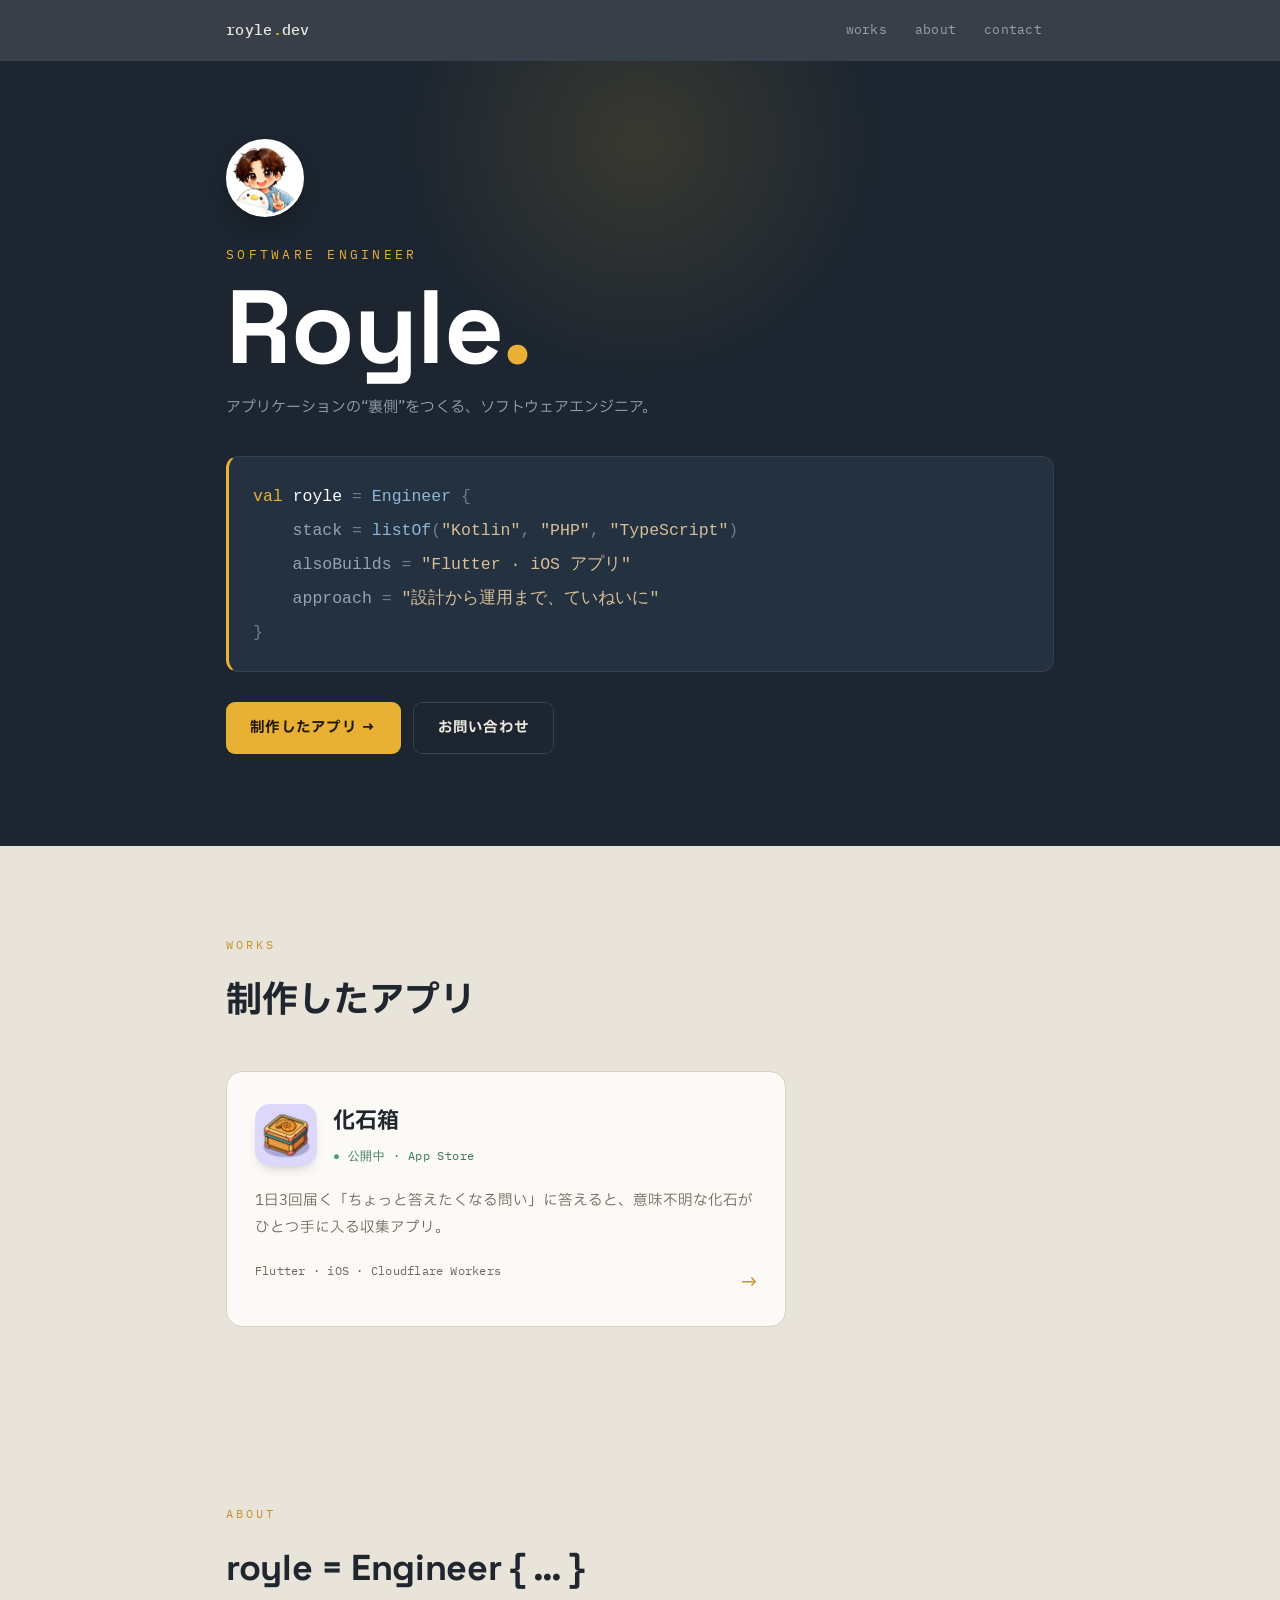
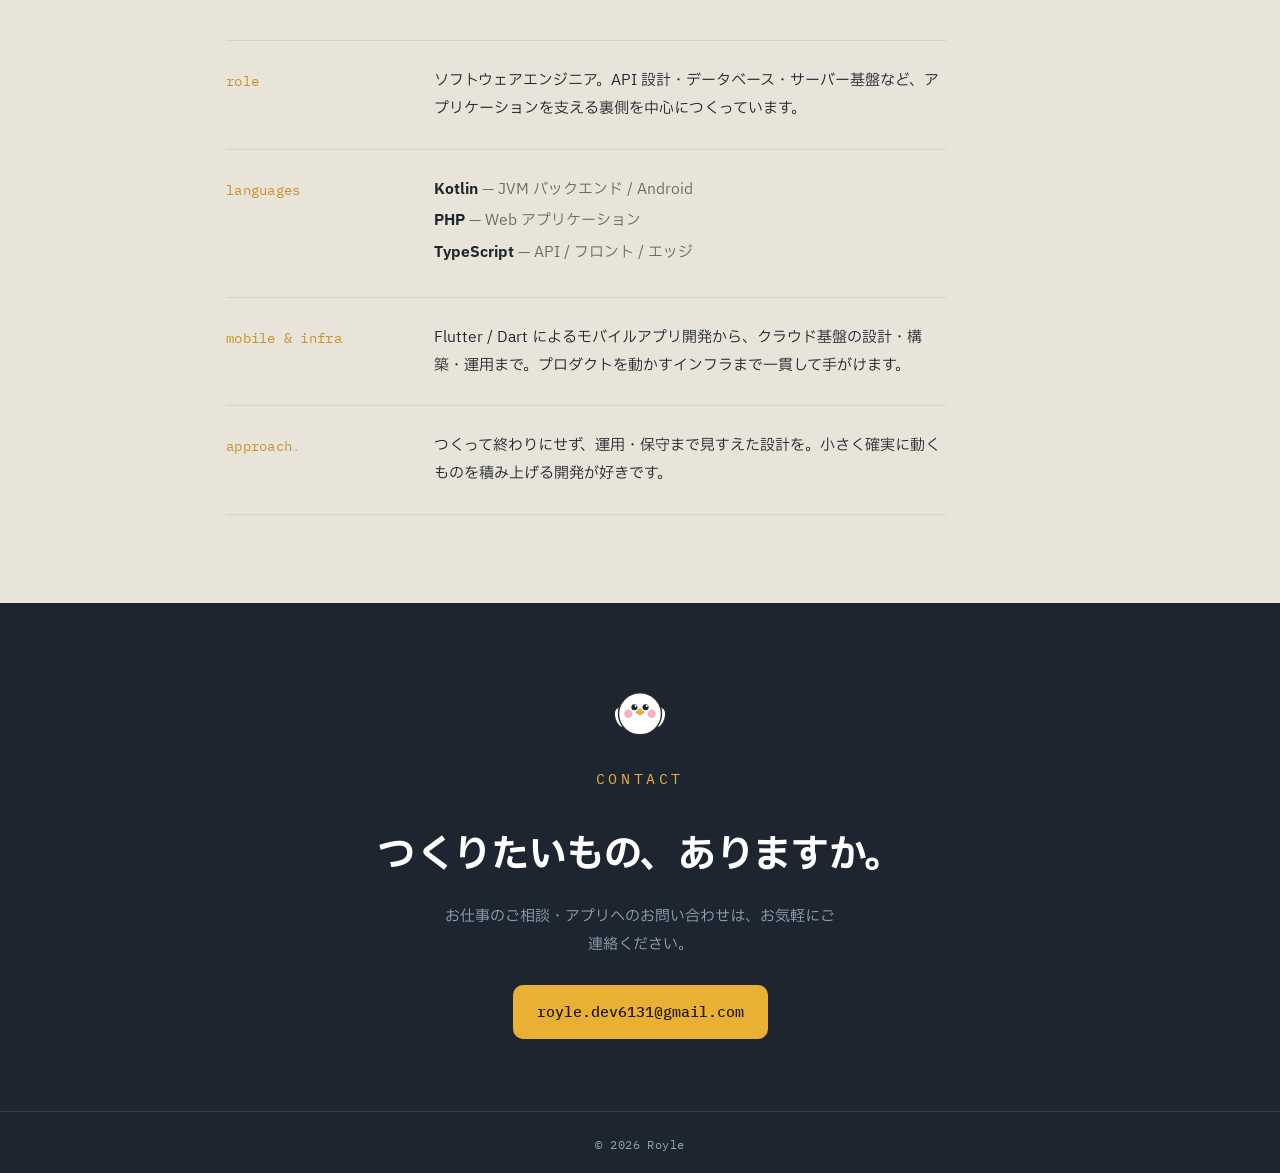
<file: index.html>
<!DOCTYPE html>
<html lang="ja">
<head>
  <meta charset="UTF-8">
  <meta name="viewport" content="width=device-width, initial-scale=1.0">
  <title>Royle — Profile</title>
  <meta name="description" content="Royle のポートフォリオ。Kotlin / PHP / TypeScript を中心に、アプリケーションの基盤づくりを手がけるソフトウェアエンジニア。">
  <link rel="stylesheet" href="./assets/style.css?v=7">
  <link rel="icon" href="data:image/svg+xml,<svg xmlns='http://www.w3.org/2000/svg' viewBox='0 0 120 120'><g transform='translate(60 57) scale(0.96) translate(-60 -66)'><ellipse cx='18' cy='74' rx='12' ry='22' fill='%23fff' stroke='%232b2b2b' stroke-width='3' transform='rotate(-18 18 74)'/><ellipse cx='102' cy='74' rx='12' ry='22' fill='%23fff' stroke='%232b2b2b' stroke-width='3' transform='rotate(18 102 74)'/><ellipse cx='60' cy='66' rx='46' ry='45' fill='%23fff' stroke='%232b2b2b' stroke-width='3'/><circle cx='35' cy='66' r='9' fill='%23f3b2c0'/><circle cx='85' cy='66' r='9' fill='%23f3b2c0'/><circle cx='48' cy='52' r='6.5' fill='%23222'/><circle cx='72' cy='52' r='6.5' fill='%23222'/><circle cx='50.5' cy='49.5' r='2.2' fill='%23fff'/><circle cx='74.5' cy='49.5' r='2.2' fill='%23fff'/><path d='M60 55 l9 8 -9 5 -9 -5 z' fill='%23e9b133' stroke='%23c9912a' stroke-width='1.6'/></g></svg>">

  <!-- penguin mascot (reused) -->
  <svg width="0" height="0" style="position:absolute" aria-hidden="true">
    <symbol id="peng" viewBox="0 0 120 120">
      <ellipse cx="18" cy="74" rx="12" ry="22" fill="#fff" stroke="#2b2b2b" stroke-width="3" transform="rotate(-18 18 74)"/>
      <ellipse cx="102" cy="74" rx="12" ry="22" fill="#fff" stroke="#2b2b2b" stroke-width="3" transform="rotate(18 102 74)"/>
      <ellipse cx="60" cy="66" rx="46" ry="45" fill="#fff" stroke="#2b2b2b" stroke-width="3"/>
      <circle cx="35" cy="66" r="9" fill="#f3b2c0"/>
      <circle cx="85" cy="66" r="9" fill="#f3b2c0"/>
      <circle cx="48" cy="52" r="6.5" fill="#222"/>
      <circle cx="72" cy="52" r="6.5" fill="#222"/>
      <circle cx="50.5" cy="49.5" r="2.2" fill="#fff"/>
      <circle cx="74.5" cy="49.5" r="2.2" fill="#fff"/>
      <path d="M60 55 l9 8 -9 5 -9 -5 z" fill="#e9b133" stroke="#c9912a" stroke-width="1.6"/>
    </symbol>
  </svg>
</head>
<body>
  <nav class="nav">
    <div class="wrap">
      <span class="brand">royle<b>.</b>dev</span>
      <div class="links">
        <a href="#works">works</a>
        <a href="#about">about</a>
        <a href="#contact">contact</a>
      </div>
    </div>
  </nav>

  <header class="hero">
    <div class="wrap">
      <div class="avatar anim d1">
        <img src="./assets/avatar.png?v=1" alt="Royle のアイコン"
             onerror="this.style.display='none';this.nextElementSibling.style.display='block';">
        <svg class="penguin" style="display:none"><use href="#peng"/></svg>
      </div>
      <p class="eyebrow anim d1">Software Engineer</p>
      <h1 class="anim d2">Royle<span class="pt">.</span></h1>
      <p class="role anim d3">アプリケーションの“裏側”をつくる、ソフトウェアエンジニア。</p>

      <pre class="decl anim d4" aria-label="Royle のプロフィール（Kotlin 風の宣言）"><code><span class="k">val</span> <span class="v">royle</span> <span class="o">=</span> <span class="t">Engineer</span> <span class="o">{</span>
    <span class="key">stack</span> <span class="o">=</span> <span class="t">listOf</span><span class="o">(</span><span class="s">"Kotlin"</span><span class="o">,</span> <span class="s">"PHP"</span><span class="o">,</span> <span class="s">"TypeScript"</span><span class="o">)</span>
    <span class="key">alsoBuilds</span> <span class="o">=</span> <span class="s">"Flutter · iOS アプリ"</span>
    <span class="key">approach</span> <span class="o">=</span> <span class="s">"設計から運用まで、ていねいに"</span>
<span class="o">}</span></code></pre>

      <div class="cta anim d5">
        <a class="btn btn-fill" href="#works">制作したアプリ →</a>
        <a class="btn btn-line" href="#contact">お問い合わせ</a>
      </div>
    </div>
  </header>

  <section class="sec" id="works">
    <div class="wrap">
      <p class="sec-label" data-reveal>works</p>
      <h2 class="sec-title" data-reveal>制作したアプリ</h2>
      <a class="work" href="./apps/specimen-box/index.html" data-reveal>
        <div class="top">
          <img class="icon" src="./apps/specimen-box/assets/icon.png" alt="化石箱 アプリアイコン" loading="lazy">
          <div>
            <h3>化石箱</h3>
            <span class="state"><span class="blip">●</span> 公開中 · App Store</span>
          </div>
        </div>
        <p>1日3回届く「ちょっと答えたくなる問い」に答えると、意味不明な化石がひとつ手に入る収集アプリ。</p>
        <p class="meta">Flutter · iOS · Cloudflare Workers</p>
        <span class="arrow">→</span>
      </a>
    </div>
  </section>

  <section class="sec" id="about">
    <div class="wrap">
      <p class="sec-label" data-reveal>about</p>
      <h2 class="sec-title" data-reveal>royle = Engineer { … }</h2>
      <div class="fields">
        <div class="field" data-reveal>
          <div class="fkey">role</div>
          <p class="fval">ソフトウェアエンジニア。API 設計・データベース・サーバー基盤など、アプリケーションを支える裏側を中心につくっています。</p>
        </div>
        <div class="field" data-reveal>
          <div class="fkey">languages</div>
          <div class="fval">
            <ul>
              <li><b>Kotlin</b> <span class="sub">— JVM バックエンド / Android</span></li>
              <li><b>PHP</b> <span class="sub">— Web アプリケーション</span></li>
              <li><b>TypeScript</b> <span class="sub">— API / フロント / エッジ</span></li>
            </ul>
          </div>
        </div>
        <div class="field" data-reveal>
          <div class="fkey">mobile &amp; infra</div>
          <p class="fval">Flutter / Dart によるモバイルアプリ開発から、クラウド基盤の設計・構築・運用まで。プロダクトを動かすインフラまで一貫して手がけます。</p>
        </div>
        <div class="field" data-reveal>
          <div class="fkey">approach<span class="dot">.</span></div>
          <p class="fval">つくって終わりにせず、運用・保守まで見すえた設計を。小さく確実に動くものを積み上げる開発が好きです。</p>
        </div>
      </div>
    </div>
  </section>

  <section class="close" id="contact">
    <div class="wrap">
      <div class="inner">
        <svg class="penguin" data-reveal><use href="#peng"/></svg>
        <p class="sec-label" data-reveal>contact</p>
        <h2 data-reveal>つくりたいもの、ありますか。</h2>
        <p data-reveal>お仕事のご相談・アプリへのお問い合わせは、お気軽にご連絡ください。</p>
        <a class="mail" href="mailto:royle.dev6131@gmail.com" data-reveal>royle.dev6131@gmail.com</a>
      </div>
    </div>
    <div class="foot">
      <div class="wrap"><p>© 2026 Royle</p></div>
    </div>
  </section>

  <script>
    (function () {
      var reduce = window.matchMedia('(prefers-reduced-motion: reduce)').matches;
      var els = document.querySelectorAll('[data-reveal]');
      if (reduce || !('IntersectionObserver' in window)) {
        els.forEach(function (el) { el.classList.add('in'); });
        return;
      }
      var io = new IntersectionObserver(function (entries) {
        entries.forEach(function (e) {
          if (e.isIntersecting) { e.target.classList.add('in'); io.unobserve(e.target); }
        });
      }, { threshold: 0.14 });
      els.forEach(function (el) { io.observe(el); });
    })();
  </script>
</body>
</html>
</file>
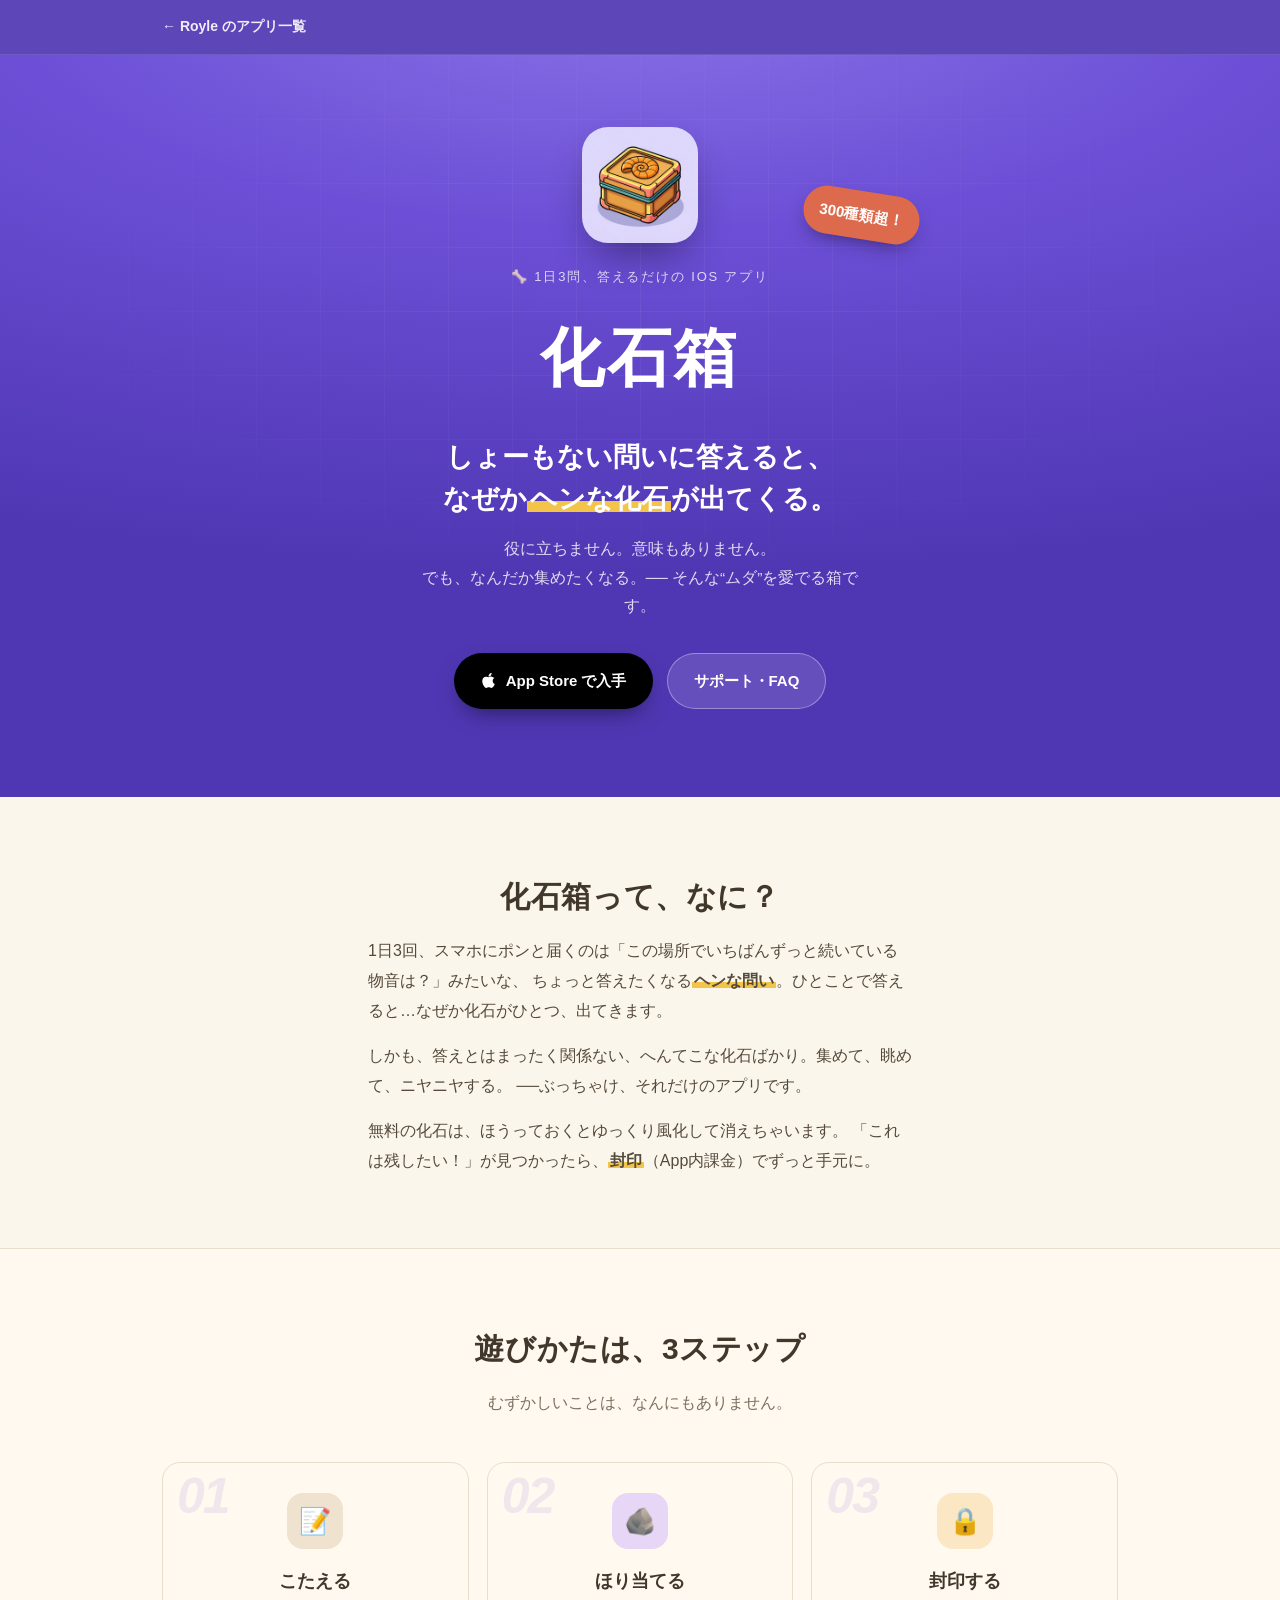
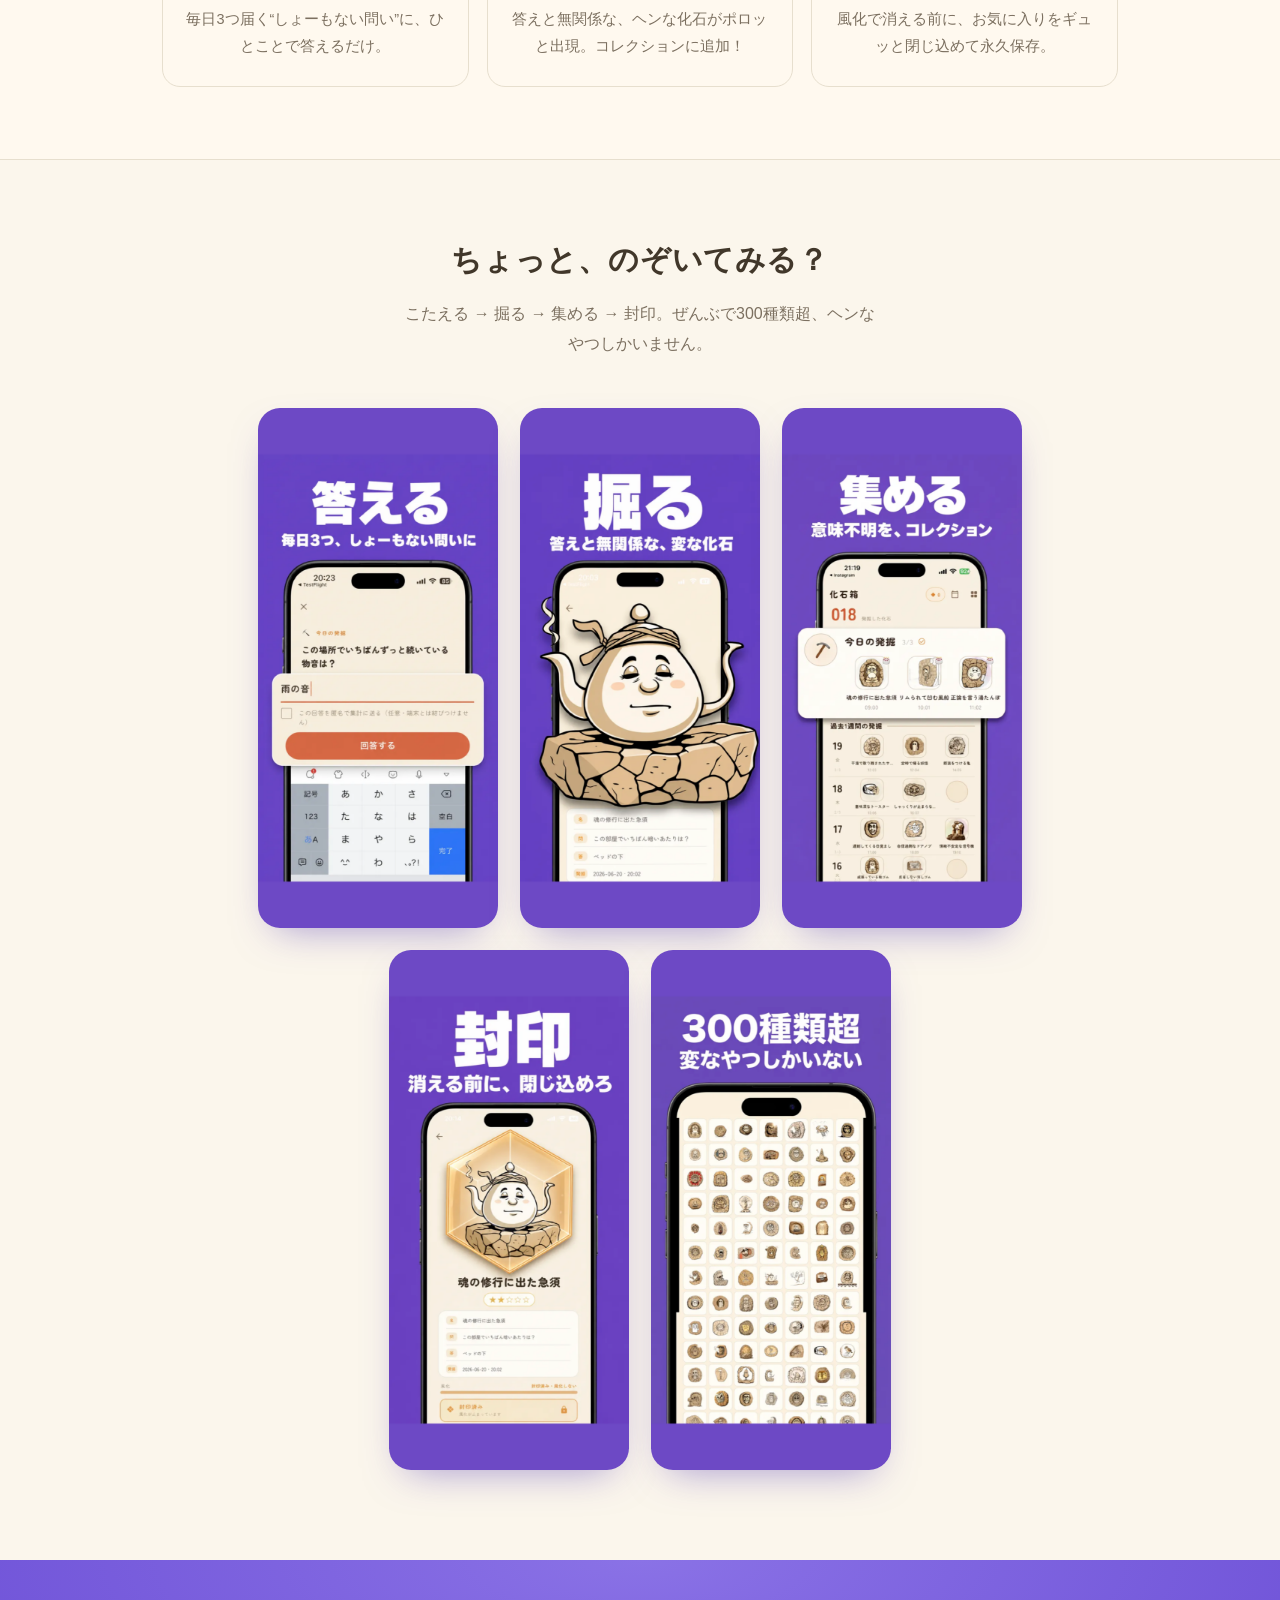
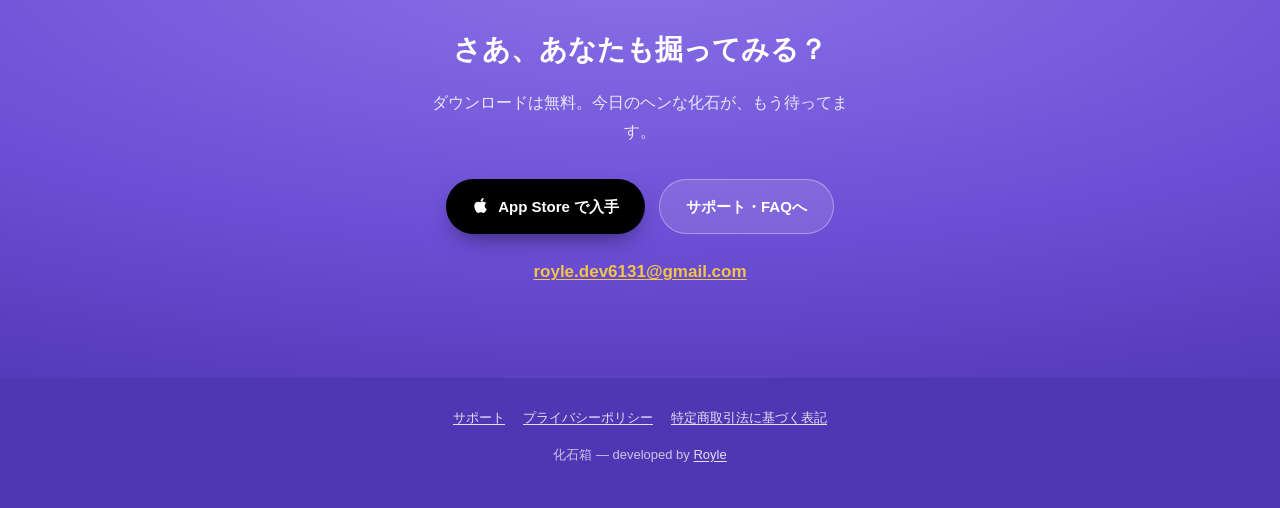
<file: apps/specimen-box/index.html>
<!DOCTYPE html>
<html lang="ja">
<head>
  <meta charset="UTF-8">
  <meta name="viewport" content="width=device-width, initial-scale=1.0">
  <title>化石箱 — 意味不明な化石を、毎日すこしずつ。</title>
  <meta name="description" content="化石箱は、1日3回届く「ちょっと答えたくなる問い」に一行で答えると、意味不明な化石がひとつ手に入る iOS 向け収集アプリ。300種類超の変な化石を掘り集めよう。">
  <link rel="stylesheet" href="./assets/lp.css?v=2">
  <link rel="icon" type="image/png" sizes="32x32" href="./assets/favicon-32x32.png">
  <link rel="apple-touch-icon" href="./assets/apple-touch-icon.png">
  <meta property="og:title" content="化石箱">
  <meta property="og:description" content="意味不明な化石を、毎日すこしずつ掘り集める収集アプリ。">
  <meta property="og:image" content="./assets/icon.png">
</head>
<body>
  <nav class="topbar">
    <div class="wrap">
      <a class="home" href="../../index.html">← Royle のアプリ一覧</a>
    </div>
  </nav>

  <header class="hero">
    <div class="wrap">
      <span class="sticker">300種類超！</span>
      <img class="app-icon" src="./assets/icon.png" alt="化石箱 アプリアイコン">
      <p class="eyebrow">🦴 1日3問、答えるだけの iOS アプリ</p>
      <h1>化石箱</h1>
      <p class="tagline">しょーもない問いに答えると、<br>なぜか<span class="hl">ヘンな化石</span>が出てくる。</p>
      <p class="sub">
        役に立ちません。意味もありません。<br>
        でも、なんだか集めたくなる。── そんな“ムダ”を愛でる箱です。
      </p>
      <div class="cta">
        <a class="btn btn-appstore" href="https://apps.apple.com/jp/app/%E5%8C%96%E7%9F%B3%E7%AE%B1/id6781895583" target="_blank" rel="noopener">
          <svg class="apple" viewBox="0 0 384 512" aria-hidden="true"><path fill="currentColor" d="M318.7 268.7c-.2-36.7 16.4-64.4 50-84.8-18.8-26.9-47.2-41.7-84.7-44.6-35.5-2.8-74.3 20.7-88.5 20.7-15 0-49.4-19.7-76.4-19.7C63.3 141.2 4 184.8 4 273.5q0 39.3 14.4 81.2c12.8 36.7 59 126.7 107.2 125.2 25.2-.6 43-17.9 75.8-17.9 31.8 0 48.3 17.9 76.4 17.9 48.6-.7 90.4-82.5 102.6-119.3-65.2-30.7-61.7-90-61.7-91.9zm-56.6-164.2c27.3-32.4 24.8-61.9 24-72.5-24.1 1.4-52 16.4-67.9 34.9-17.5 19.8-27.8 44.3-25.6 71.9 26.1 2 49.9-11.4 69.5-34.3z"/></svg>
          App Store で入手
        </a>
        <a class="btn btn-ghost" href="./support/index.html">サポート・FAQ</a>
      </div>
    </div>
  </header>

  <section class="section about">
    <div class="wrap">
      <h2 class="section-title">化石箱って、なに？</h2>
      <p>
        1日3回、スマホにポンと届くのは「この場所でいちばんずっと続いている物音は？」みたいな、
        ちょっと答えたくなる<span class="hl">ヘンな問い</span>。ひとことで答えると…なぜか化石がひとつ、出てきます。
      </p>
      <p>
        しかも、答えとはまったく関係ない、へんてこな化石ばかり。集めて、眺めて、ニヤニヤする。
        ──ぶっちゃけ、それだけのアプリです。
      </p>
      <p>
        無料の化石は、ほうっておくとゆっくり風化して消えちゃいます。
        「これは残したい！」が見つかったら、<span class="hl">封印</span>（App内課金）でずっと手元に。
      </p>
    </div>
  </section>

  <section class="section alt">
    <div class="wrap">
      <h2 class="section-title">遊びかたは、3ステップ</h2>
      <p class="section-lead">むずかしいことは、なんにもありません。</p>
      <div class="features">
        <div class="feature">
          <span class="step">01</span>
          <div class="ic" style="background:#efe2cf">📝</div>
          <h3>こたえる</h3>
          <p>毎日3つ届く“しょーもない問い”に、ひとことで答えるだけ。</p>
        </div>
        <div class="feature">
          <span class="step">02</span>
          <div class="ic" style="background:#e7d6f6">🪨</div>
          <h3>ほり当てる</h3>
          <p>答えと無関係な、ヘンな化石がポロッと出現。コレクションに追加！</p>
        </div>
        <div class="feature">
          <span class="step">03</span>
          <div class="ic" style="background:#fbe7c4">🔒</div>
          <h3>封印する</h3>
          <p>風化で消える前に、お気に入りをギュッと閉じ込めて永久保存。</p>
        </div>
      </div>
    </div>
  </section>

  <section class="section">
    <div class="wrap">
      <h2 class="section-title">ちょっと、のぞいてみる？</h2>
      <p class="section-lead">こたえる → 掘る → 集める → 封印。ぜんぶで300種類超、ヘンなやつしかいません。</p>
    </div>
    <div class="gallery">
      <div class="shot"><img src="./assets/screenshots/01-answer.png" alt="答える — 毎日3つ、しょーもない問いに" loading="lazy"></div>
      <div class="shot"><img src="./assets/screenshots/02-dig.png" alt="掘る — 答えと無関係な、変な化石" loading="lazy"></div>
      <div class="shot"><img src="./assets/screenshots/03-collect.png" alt="集める — 意味不明を、コレクション" loading="lazy"></div>
      <div class="shot"><img src="./assets/screenshots/04-seal.png" alt="封印 — 消える前に、閉じ込めろ" loading="lazy"></div>
      <div class="shot"><img src="./assets/screenshots/05-variety.png" alt="300種類超 — 変なやつしかいない" loading="lazy"></div>
    </div>
  </section>

  <section class="cta-band">
    <div class="wrap">
      <h2>さあ、あなたも掘ってみる？</h2>
      <p>ダウンロードは無料。今日のヘンな化石が、もう待ってます。</p>
      <div class="cta">
        <a class="btn btn-appstore" href="https://apps.apple.com/jp/app/%E5%8C%96%E7%9F%B3%E7%AE%B1/id6781895583" target="_blank" rel="noopener">
          <svg class="apple" viewBox="0 0 384 512" aria-hidden="true"><path fill="currentColor" d="M318.7 268.7c-.2-36.7 16.4-64.4 50-84.8-18.8-26.9-47.2-41.7-84.7-44.6-35.5-2.8-74.3 20.7-88.5 20.7-15 0-49.4-19.7-76.4-19.7C63.3 141.2 4 184.8 4 273.5q0 39.3 14.4 81.2c12.8 36.7 59 126.7 107.2 125.2 25.2-.6 43-17.9 75.8-17.9 31.8 0 48.3 17.9 76.4 17.9 48.6-.7 90.4-82.5 102.6-119.3-65.2-30.7-61.7-90-61.7-91.9zm-56.6-164.2c27.3-32.4 24.8-61.9 24-72.5-24.1 1.4-52 16.4-67.9 34.9-17.5 19.8-27.8 44.3-25.6 71.9 26.1 2 49.9-11.4 69.5-34.3z"/></svg>
          App Store で入手
        </a>
        <a class="btn btn-ghost" href="./support/index.html">サポート・FAQへ</a>
      </div>
      <p class="mail" style="margin-top:22px;">
        <a href="mailto:royle.dev6131@gmail.com">royle.dev6131@gmail.com</a>
      </p>
    </div>
  </section>

  <footer class="site-footer">
    <div class="wrap">
      <p class="links">
        <a href="./support/index.html">サポート</a>
        <a href="./support/privacy.html">プライバシーポリシー</a>
        <a href="./support/tokushoho.html">特定商取引法に基づく表記</a>
      </p>
      <p>化石箱 — developed by <a href="../../index.html">Royle</a></p>
    </div>
  </footer>
</body>
</html>
</file>
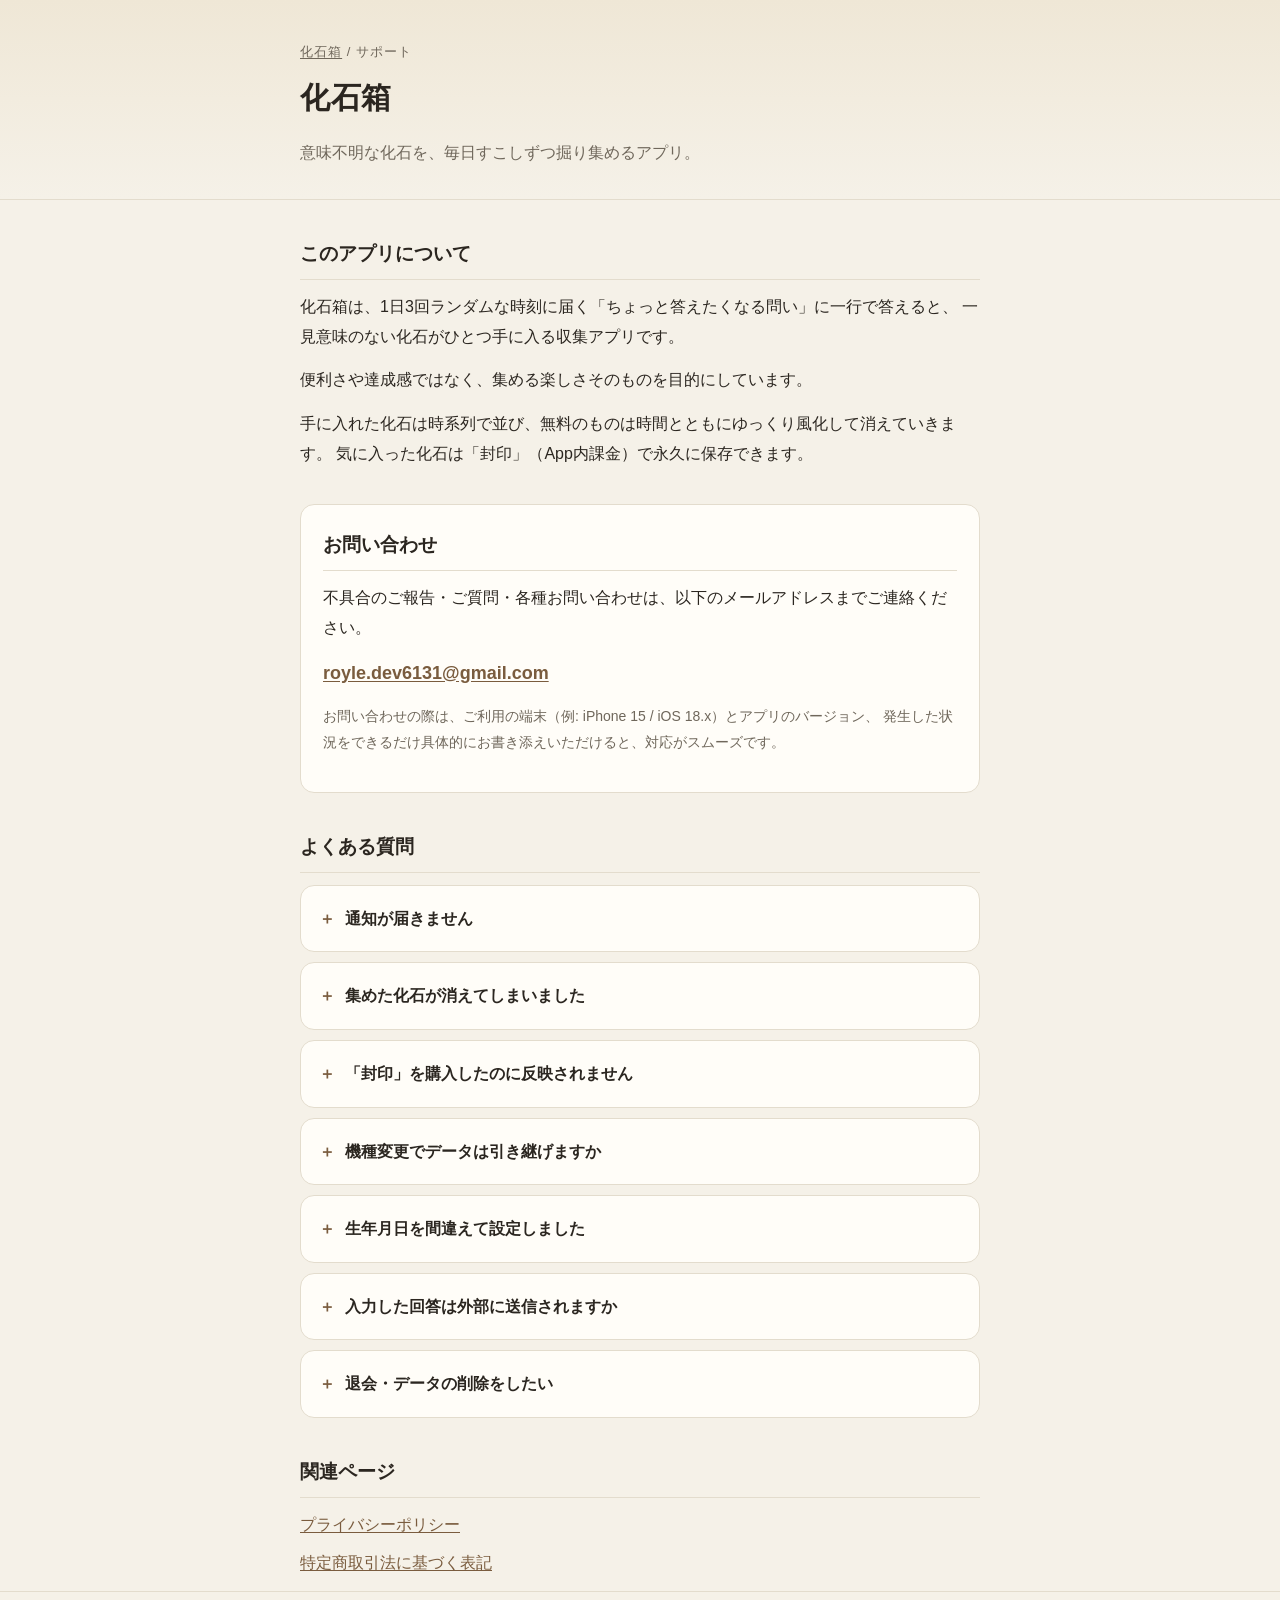
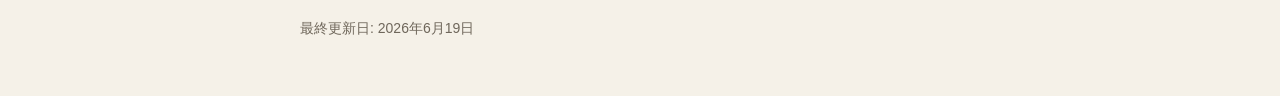
<file: apps/specimen-box/support/index.html>
<!DOCTYPE html>
<html lang="ja">
<head>
  <meta charset="UTF-8">
  <meta name="viewport" content="width=device-width, initial-scale=1.0">
  <meta name="robots" content="noindex">
  <title>化石箱 — サポート</title>
  <link rel="stylesheet" href="./style.css">
</head>
<body>
  <header class="site-header">
    <div class="wrap">
      <p class="eyebrow"><a href="../index.html">化石箱</a> / サポート</p>
      <h1>化石箱</h1>
      <p class="lead">意味不明な化石を、毎日すこしずつ掘り集めるアプリ。</p>
    </div>
  </header>

  <main class="wrap">
    <section aria-labelledby="about-h">
      <h2 id="about-h">このアプリについて</h2>
      <p>
        化石箱は、1日3回ランダムな時刻に届く「ちょっと答えたくなる問い」に一行で答えると、
        一見意味のない化石がひとつ手に入る収集アプリです。
      </p>
      <p>
        便利さや達成感ではなく、集める楽しさそのものを目的にしています。
      </p>
      <p>
        手に入れた化石は時系列で並び、無料のものは時間とともにゆっくり風化して消えていきます。
        気に入った化石は「封印」（App内課金）で永久に保存できます。
      </p>
    </section>

    <section aria-labelledby="contact-h" class="card">
      <h2 id="contact-h">お問い合わせ</h2>
      <p>不具合のご報告・ご質問・各種お問い合わせは、以下のメールアドレスまでご連絡ください。</p>
      <!-- 要設定: 公開用のサポート連絡先メールに置き換えてください -->
      <p class="contact">
        <a href="mailto:royle.dev6131@gmail.com">royle.dev6131@gmail.com</a>
      </p>
      <p class="muted">
        お問い合わせの際は、ご利用の端末（例: iPhone 15 / iOS 18.x）とアプリのバージョン、
        発生した状況をできるだけ具体的にお書き添えいただけると、対応がスムーズです。
      </p>
    </section>

    <section aria-labelledby="faq-h">
      <h2 id="faq-h">よくある質問</h2>

      <details>
        <summary>通知が届きません</summary>
        <p>
          化石箱は1日3回、ランダムな時刻に通知を送ります。通知が届かない場合は、
          iOS の「設定 &gt; 通知 &gt; 化石箱」で通知が許可されているか、
          「おやすみモード／集中モード」で抑制されていないかをご確認ください。
        </p>
      </details>

      <details>
        <summary>集めた化石が消えてしまいました</summary>
        <p>
          無料の化石は、一定期間が過ぎると少しずつ色あせて風化し、最後には消えていく仕様です
          （穏やかな喪失を楽しむための演出です）。残しておきたい化石は「封印」（App内課金）で
          永久に保存できます。封印した化石は風化しません。
        </p>
      </details>

      <details>
        <summary>「封印」を購入したのに反映されません</summary>
        <p>
          通信状況により反映が遅れることがあります。アプリを再起動してもう一度ご確認ください。
          機種変更や再インストール後は、購入の復元をお試しください。
          それでも反映されない場合は、ご購入時の Apple ID とおおよその購入日時を添えて
          お問い合わせください。なお決済・返金は Apple を通じて処理されます。
        </p>
      </details>

      <details>
        <summary>機種変更でデータは引き継げますか</summary>
        <p>
          化石・回答・設定は端末内に保存されます。iPhone から iPhone への機種変更では、
          iCloud バックアップやクイックスタート（端末間の直接転送）によってアプリのデータも
          移行されます。引き継ぎを確実にするため、機種変更の前に iCloud バックアップを
          取っておくことをおすすめします。
        </p>
      </details>

      <details>
        <summary>生年月日を間違えて設定しました</summary>
        <p>
          生年月日は誕生日限定の化石を判定するために使い、不正な量産を防ぐため
          一度だけ設定でき、あとから変更できない仕様です。誤って設定した場合は、
          一度アプリを削除して入れ直し、最初から設定し直していただく必要があります
          （アプリを削除すると、それまでに集めた化石などの端末内データも消去されますのでご注意ください）。
        </p>
      </details>

      <details>
        <summary>入力した回答は外部に送信されますか</summary>
        <p>
          回答は既定では端末内にのみ保存され、外部には送信されません。
          設定で「匿名アンケート集計」をオンにした場合に限り、回答内容を匿名・非連結の形
          （誰の回答かをたどれない形）で集計のために送信します。詳しくは
          <a href="./privacy.html">プライバシーポリシー</a> をご確認ください。
        </p>
      </details>

      <details>
        <summary>退会・データの削除をしたい</summary>
        <p>
          化石箱はアカウント登録のないアプリです。アプリを端末から削除すると、
          端末内に保存されたデータ（化石・回答・設定）も削除されます。
        </p>
      </details>
    </section>

    <section aria-labelledby="links-h">
      <h2 id="links-h">関連ページ</h2>
      <ul class="links">
        <li><a href="./privacy.html">プライバシーポリシー</a></li>
        <!-- 任意（要確認）: App内課金についての特定商取引法に基づく表記。掲載要否は本文の注記を参照 -->
        <li><a href="./tokushoho.html">特定商取引法に基づく表記</a></li>
      </ul>
    </section>
  </main>

  <footer class="site-footer">
    <div class="wrap">
      <p class="muted">最終更新日: 2026年6月19日</p>
    </div>
  </footer>
</body>
</html>
</file>
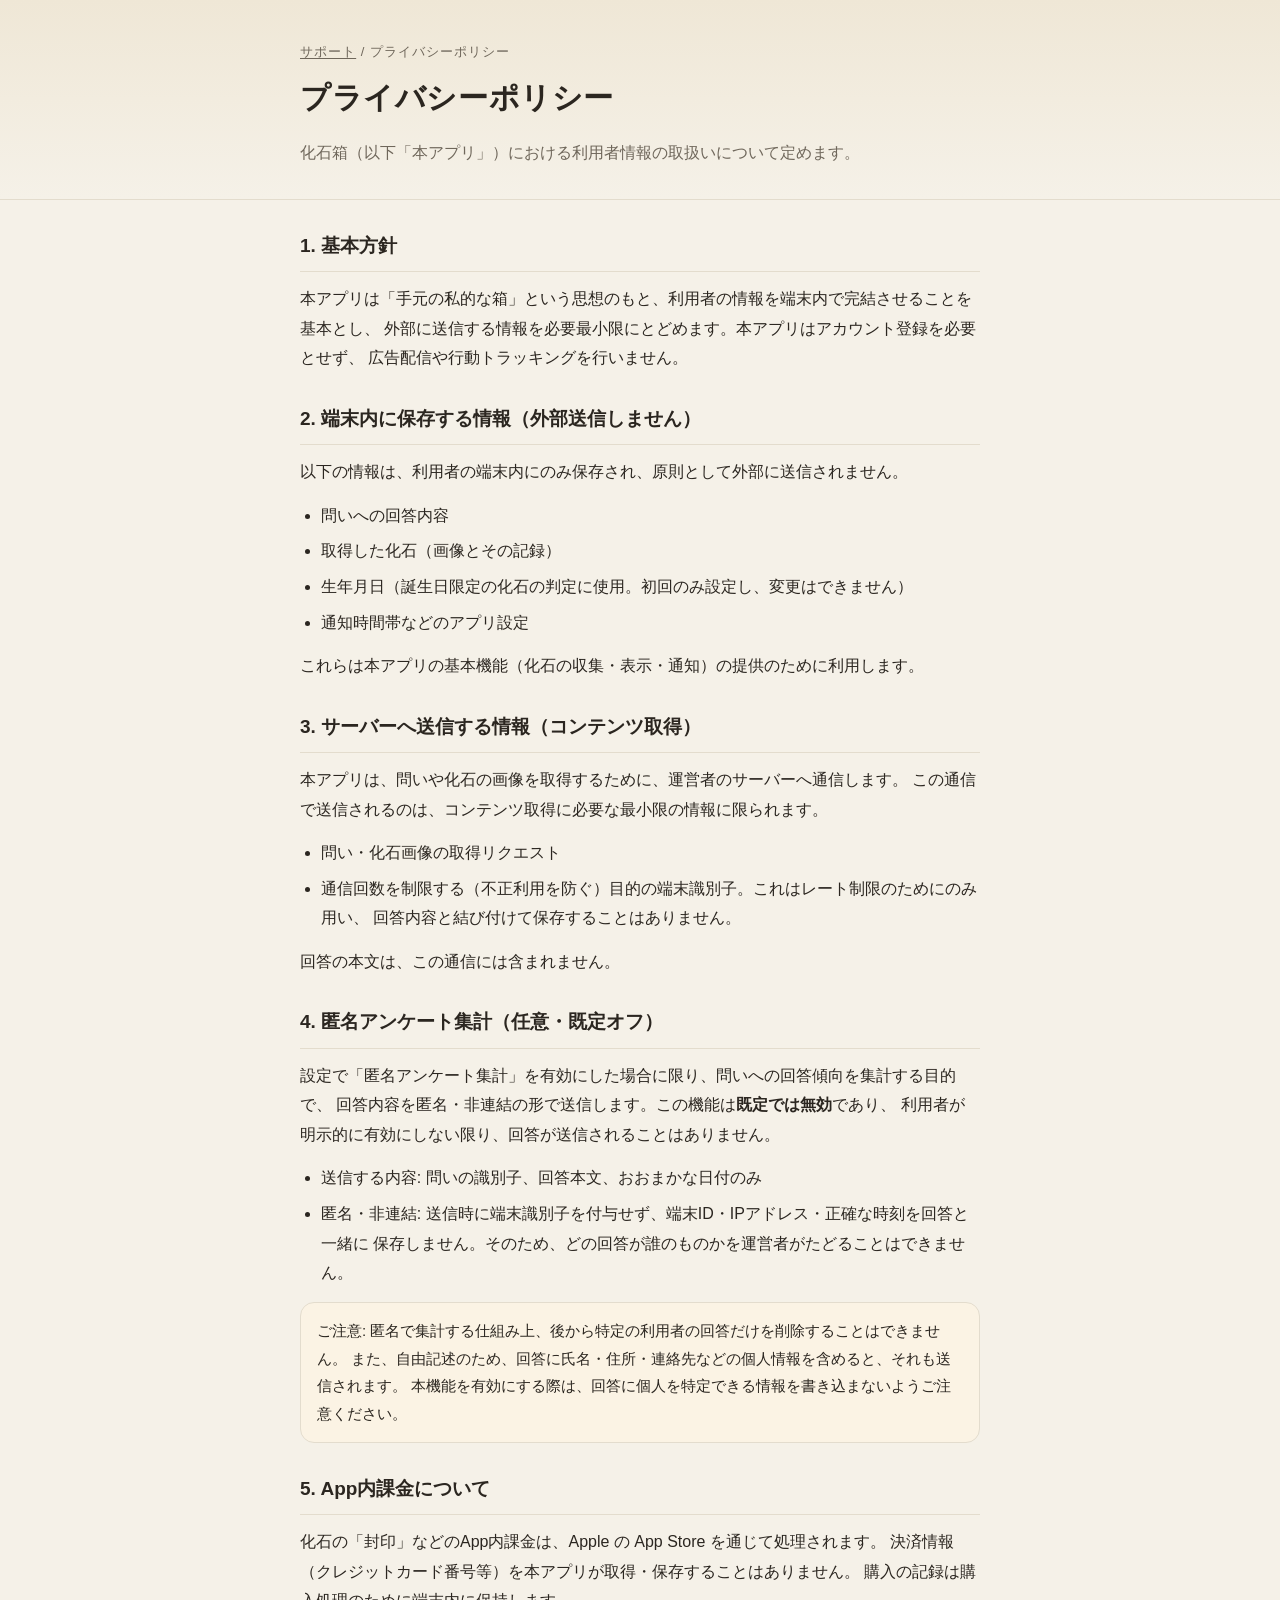
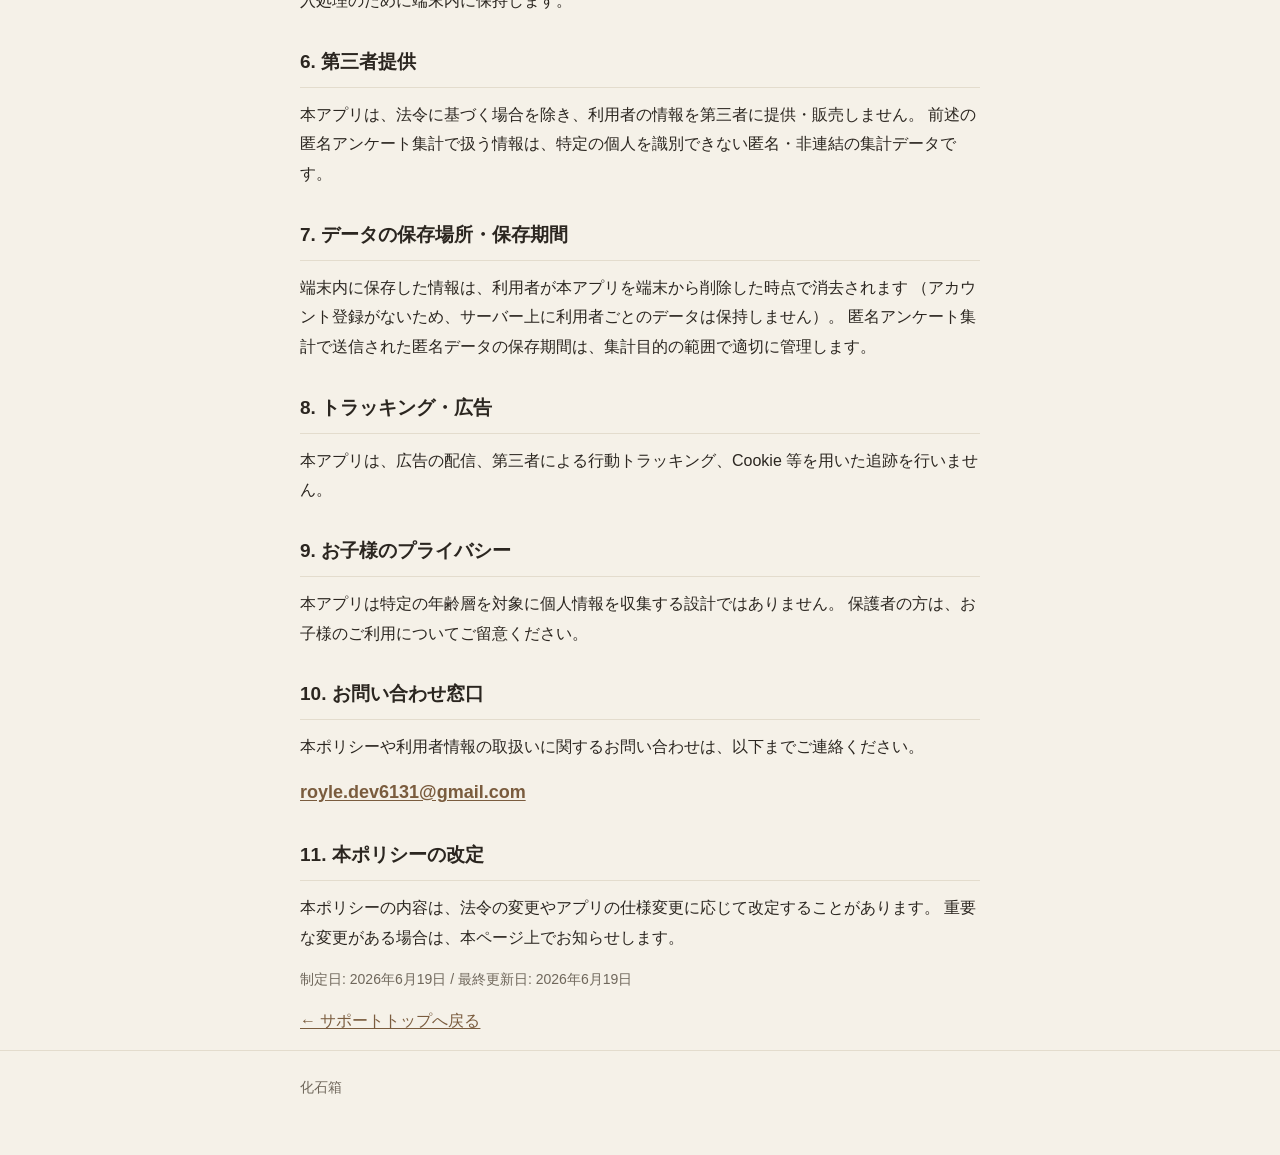
<file: apps/specimen-box/support/privacy.html>
<!DOCTYPE html>
<html lang="ja">
<head>
  <meta charset="UTF-8">
  <meta name="viewport" content="width=device-width, initial-scale=1.0">
  <meta name="robots" content="noindex">
  <title>化石箱 — プライバシーポリシー</title>
  <link rel="stylesheet" href="./style.css">
</head>
<body>
  <header class="site-header">
    <div class="wrap">
      <p class="eyebrow"><a href="./index.html">サポート</a> / プライバシーポリシー</p>
      <h1>プライバシーポリシー</h1>
      <p class="lead">化石箱（以下「本アプリ」）における利用者情報の取扱いについて定めます。</p>
    </div>
  </header>

  <main class="wrap policy">
    <section>
      <h2>1. 基本方針</h2>
      <p>
        本アプリは「手元の私的な箱」という思想のもと、利用者の情報を端末内で完結させることを基本とし、
        外部に送信する情報を必要最小限にとどめます。本アプリはアカウント登録を必要とせず、
        広告配信や行動トラッキングを行いません。
      </p>
    </section>

    <section>
      <h2>2. 端末内に保存する情報（外部送信しません）</h2>
      <p>以下の情報は、利用者の端末内にのみ保存され、原則として外部に送信されません。</p>
      <ul>
        <li>問いへの回答内容</li>
        <li>取得した化石（画像とその記録）</li>
        <li>生年月日（誕生日限定の化石の判定に使用。初回のみ設定し、変更はできません）</li>
        <li>通知時間帯などのアプリ設定</li>
      </ul>
      <p>これらは本アプリの基本機能（化石の収集・表示・通知）の提供のために利用します。</p>
    </section>

    <section>
      <h2>3. サーバーへ送信する情報（コンテンツ取得）</h2>
      <p>
        本アプリは、問いや化石の画像を取得するために、運営者のサーバーへ通信します。
        この通信で送信されるのは、コンテンツ取得に必要な最小限の情報に限られます。
      </p>
      <ul>
        <li>問い・化石画像の取得リクエスト</li>
        <li>
          通信回数を制限する（不正利用を防ぐ）目的の端末識別子。これはレート制限のためにのみ用い、
          回答内容と結び付けて保存することはありません。
        </li>
      </ul>
      <p>回答の本文は、この通信には含まれません。</p>
    </section>

    <section>
      <h2>4. 匿名アンケート集計（任意・既定オフ）</h2>
      <p>
        設定で「匿名アンケート集計」を有効にした場合に限り、問いへの回答傾向を集計する目的で、
        回答内容を匿名・非連結の形で送信します。この機能は<strong>既定では無効</strong>であり、
        利用者が明示的に有効にしない限り、回答が送信されることはありません。
      </p>
      <ul>
        <li>送信する内容: 問いの識別子、回答本文、おおまかな日付のみ</li>
        <li>
          匿名・非連結: 送信時に端末識別子を付与せず、端末ID・IPアドレス・正確な時刻を回答と一緒に
          保存しません。そのため、どの回答が誰のものかを運営者がたどることはできません。
        </li>
      </ul>
      <p class="note">
        ご注意: 匿名で集計する仕組み上、後から特定の利用者の回答だけを削除することはできません。
        また、自由記述のため、回答に氏名・住所・連絡先などの個人情報を含めると、それも送信されます。
        本機能を有効にする際は、回答に個人を特定できる情報を書き込まないようご注意ください。
      </p>
    </section>

    <section>
      <h2>5. App内課金について</h2>
      <p>
        化石の「封印」などのApp内課金は、Apple の App Store を通じて処理されます。
        決済情報（クレジットカード番号等）を本アプリが取得・保存することはありません。
        購入の記録は購入処理のために端末内に保持します。
      </p>
    </section>

    <section>
      <h2>6. 第三者提供</h2>
      <p>
        本アプリは、法令に基づく場合を除き、利用者の情報を第三者に提供・販売しません。
        前述の匿名アンケート集計で扱う情報は、特定の個人を識別できない匿名・非連結の集計データです。
      </p>
    </section>

    <section>
      <h2>7. データの保存場所・保存期間</h2>
      <p>
        端末内に保存した情報は、利用者が本アプリを端末から削除した時点で消去されます
        （アカウント登録がないため、サーバー上に利用者ごとのデータは保持しません）。
        匿名アンケート集計で送信された匿名データの保存期間は、集計目的の範囲で適切に管理します。
      </p>
    </section>

    <section>
      <h2>8. トラッキング・広告</h2>
      <p>
        本アプリは、広告の配信、第三者による行動トラッキング、Cookie 等を用いた追跡を行いません。
      </p>
    </section>

    <section>
      <h2>9. お子様のプライバシー</h2>
      <p>
        本アプリは特定の年齢層を対象に個人情報を収集する設計ではありません。
        保護者の方は、お子様のご利用についてご留意ください。
      </p>
    </section>

    <section>
      <h2>10. お問い合わせ窓口</h2>
      <p>本ポリシーや利用者情報の取扱いに関するお問い合わせは、以下までご連絡ください。</p>
      <!-- 要設定: 公開用のサポート連絡先メールに置き換えてください -->
      <p class="contact"><a href="mailto:royle.dev6131@gmail.com">royle.dev6131@gmail.com</a></p>
    </section>

    <section>
      <h2>11. 本ポリシーの改定</h2>
      <p>
        本ポリシーの内容は、法令の変更やアプリの仕様変更に応じて改定することがあります。
        重要な変更がある場合は、本ページ上でお知らせします。
      </p>
    </section>

    <p class="muted">制定日: 2026年6月19日 / 最終更新日: 2026年6月19日</p>
    <p><a href="./index.html">&larr; サポートトップへ戻る</a></p>
  </main>

  <footer class="site-footer">
    <div class="wrap"><p class="muted">化石箱</p></div>
  </footer>
</body>
</html>
</file>
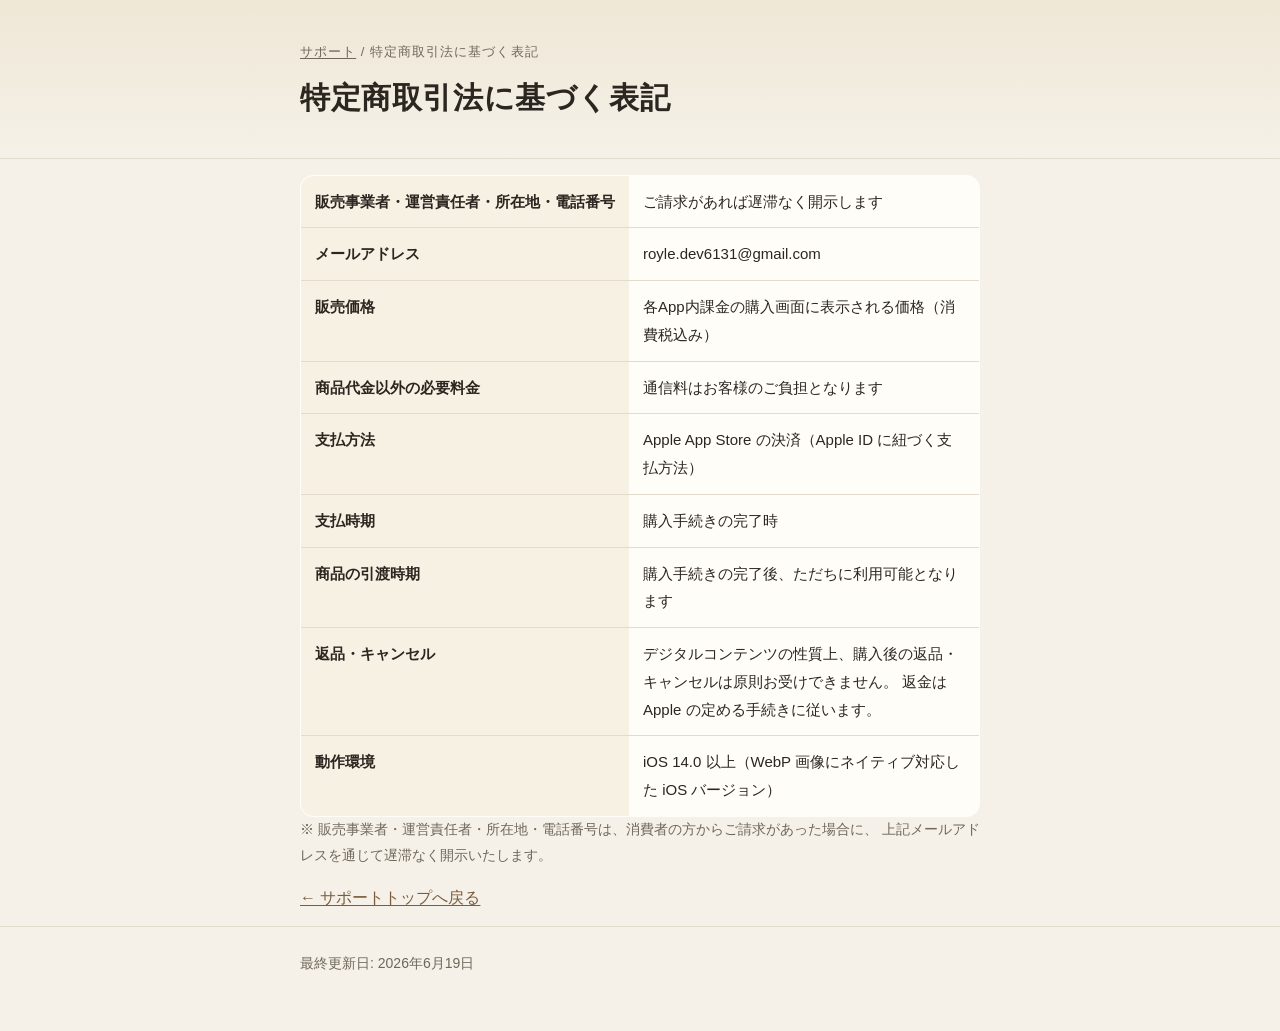
<file: apps/specimen-box/support/tokushoho.html>
<!DOCTYPE html>
<html lang="ja">
<head>
  <meta charset="UTF-8">
  <meta name="viewport" content="width=device-width, initial-scale=1.0">
  <meta name="robots" content="noindex">
  <title>化石箱 — 特定商取引法に基づく表記</title>
  <link rel="stylesheet" href="./style.css">
</head>
<body>
  <header class="site-header">
    <div class="wrap">
      <p class="eyebrow"><a href="./index.html">サポート</a> / 特定商取引法に基づく表記</p>
      <h1>特定商取引法に基づく表記</h1>
    </div>
  </header>

  <main class="wrap policy">
    <table class="tokushoho">
      <tbody>
        <tr><th>販売事業者・運営責任者・所在地・電話番号</th><td>ご請求があれば遅滞なく開示します</td></tr>
        <tr><th>メールアドレス</th><td>royle.dev6131@gmail.com</td></tr>
        <tr><th>販売価格</th><td>各App内課金の購入画面に表示される価格（消費税込み）</td></tr>
        <tr><th>商品代金以外の必要料金</th><td>通信料はお客様のご負担となります</td></tr>
        <tr><th>支払方法</th><td>Apple App Store の決済（Apple ID に紐づく支払方法）</td></tr>
        <tr><th>支払時期</th><td>購入手続きの完了時</td></tr>
        <tr><th>商品の引渡時期</th><td>購入手続きの完了後、ただちに利用可能となります</td></tr>
        <tr>
          <th>返品・キャンセル</th>
          <td>
            デジタルコンテンツの性質上、購入後の返品・キャンセルは原則お受けできません。
            返金は Apple の定める手続きに従います。
          </td>
        </tr>
        <tr><th>動作環境</th><td>iOS 14.0 以上（WebP 画像にネイティブ対応した iOS バージョン）</td></tr>
      </tbody>
    </table>

    <p class="muted">
      ※ 販売事業者・運営責任者・所在地・電話番号は、消費者の方からご請求があった場合に、
      上記メールアドレスを通じて遅滞なく開示いたします。
    </p>

    <p><a href="./index.html">&larr; サポートトップへ戻る</a></p>
  </main>

  <footer class="site-footer">
    <div class="wrap"><p class="muted">最終更新日: 2026年6月19日</p></div>
  </footer>
</body>
</html>
</file>
<file: assets/style.css>
@import url('https://fonts.googleapis.com/css2?family=Space+Grotesk:wght@500;700&family=IBM+Plex+Mono:ital,wght@0,400;0,500;1,400&family=IBM+Plex+Sans+JP:wght@400;500;700&display=swap');

:root {
  --ink: #1c2530;        /* deep slate (knit, darkened) */
  --ink-2: #243140;
  --paper: #e8e4da;      /* warm greige ground */
  --card: #fbfaf6;
  --marigold: #e9b133;   /* beak — the one accent */
  --marigold-deep: #c9912a;
  --sky: #8cb8d6;        /* knit light */
  --sand: #d8bf95;       /* code strings */
  --blush: #e3a6af;      /* cheeks — micro accent */
  --slate-link: #2d4d68;
  --text: #20262e;
  --muted: #6f6a5e;
  --on-dark: #ece8df;
  --on-dark-mute: #94a3b1;
  --line: #d8d2c4;
  --line-dark: #33414f;

  --display: "Space Grotesk", "IBM Plex Sans JP", system-ui, sans-serif;
  --mono: "IBM Plex Mono", ui-monospace, "SFMono-Regular", Menlo, monospace;
  --body: "IBM Plex Sans JP", "Space Grotesk", system-ui, sans-serif;
}

* { box-sizing: border-box; }
html { -webkit-text-size-adjust: 100%; scroll-behavior: smooth; }
body {
  margin: 0;
  font-family: var(--body);
  color: var(--text);
  background: var(--paper);
  line-height: 1.85;
  font-size: 16px;
  font-weight: 400;
  -webkit-font-smoothing: antialiased;
  overflow-x: hidden;
}
img { display: block; max-width: 100%; }
a { color: var(--slate-link); text-decoration: none; }
:focus-visible { outline: 2px solid var(--marigold); outline-offset: 3px; border-radius: 2px; }

.wrap { width: 100%; max-width: 880px; margin: 0 auto; padding: 0 26px; }
.mono { font-family: var(--mono); }

/* ============ top nav ============ */
.nav {
  position: sticky; top: 0; z-index: 40;
  background: rgba(28, 37, 48, 0.86);
  backdrop-filter: blur(10px);
  border-bottom: 1px solid var(--line-dark);
}
.nav .wrap { display: flex; align-items: center; justify-content: space-between; height: 60px; }
.nav .brand {
  font-family: var(--mono); font-weight: 500; font-size: 15px; letter-spacing: .02em;
  color: var(--on-dark);
}
.nav .brand b { color: var(--marigold); font-weight: 500; }
.nav .links { display: flex; gap: 4px; }
.nav .links a {
  font-family: var(--mono); font-size: 13px; letter-spacing: .02em;
  color: var(--on-dark-mute); padding: 7px 12px; border-radius: 7px;
  transition: color .18s, background .18s;
}
.nav .links a:hover { color: var(--on-dark); background: rgba(255,255,255,.06); }

/* ============ hero (dark) ============ */
.hero {
  position: relative; overflow: hidden;
  background: var(--ink);
  color: var(--on-dark);
  padding: 78px 0 92px;
}
.hero::before { /* subtle marigold glow, single source */
  content: ""; position: absolute; width: 520px; height: 520px; border-radius: 50%;
  background: radial-gradient(circle, rgba(233,177,51,.14), transparent 65%);
  top: -180px; left: 50%; transform: translateX(-50%); pointer-events: none;
}
.hero .wrap { position: relative; z-index: 1; }

.hero .avatar {
  width: 78px; height: 78px; border-radius: 50%;
  background: var(--card); border: 3px solid #fff;
  box-shadow: 0 10px 26px -12px rgba(0,0,0,.6);
  display: grid; place-items: center; overflow: hidden; margin: 0 0 26px;
}
.hero .avatar img { width: 100%; height: 100%; object-fit: cover; }
.hero .avatar .penguin { width: 74%; height: 74%; }

.hero .eyebrow {
  font-family: var(--mono); font-size: 12.5px; letter-spacing: .26em;
  text-transform: uppercase; color: var(--marigold); margin: 0 0 14px;
}
.hero h1 {
  font-family: var(--display); font-weight: 700;
  font-size: clamp(52px, 12vw, 104px); line-height: .92; letter-spacing: -.01em;
  margin: 0; color: #fff;
}
.hero h1 .pt { color: var(--marigold); }
.hero .role {
  margin: 18px 0 0; color: var(--on-dark-mute);
  font-size: 15px; max-width: 30em;
}

/* the signature: a typed declaration */
.decl {
  margin: 34px 0 0;
  font-family: var(--mono); font-size: clamp(13px, 3.3vw, 16.5px);
  line-height: 2; tab-size: 4;
  background: var(--ink-2);
  border: 1px solid var(--line-dark);
  border-left: 3px solid var(--marigold);
  border-radius: 12px;
  padding: 22px 24px; overflow-x: auto;
  color: var(--on-dark);
}
.decl .k  { color: var(--marigold); }                 /* keyword: val */
.decl .v  { color: #fff; }                            /* identifier: royle */
.decl .t  { color: var(--sky); }                      /* type / fn */
.decl .key{ color: var(--on-dark-mute); }             /* property keys */
.decl .s  { color: var(--sand); }                     /* strings */
.decl .o  { color: #6f7c8a; }                         /* punctuation */
.decl .c  { color: #5d6b79; font-style: italic; }     /* comment */

.hero .cta { display: flex; gap: 12px; flex-wrap: wrap; margin-top: 30px; }
.btn {
  font-family: var(--body); font-weight: 700; font-size: 14.5px; letter-spacing: .02em;
  padding: 12px 24px; border-radius: 9px; display: inline-flex; align-items: center; gap: 8px;
  transition: transform .16s, background .16s, border-color .16s;
}
.btn:hover { transform: translateY(-2px); }
.btn-fill { background: var(--marigold); color: #21170a; }
.btn-fill:hover { background: #f2bd45; }
.btn-line { color: var(--on-dark); border: 1px solid var(--line-dark); }
.btn-line:hover { border-color: var(--on-dark-mute); }

/* ============ sections (paper) ============ */
.sec { padding: 88px 0; }
.sec-label {
  font-family: var(--mono); font-size: 12px; letter-spacing: .24em; text-transform: uppercase;
  color: var(--marigold-deep); margin: 0 0 10px;
}
.sec-title {
  font-family: var(--display); font-weight: 700; font-size: clamp(26px, 5vw, 36px);
  letter-spacing: -.01em; margin: 0 0 38px; color: var(--text);
}

/* works */
.work {
  display: block; background: var(--card);
  border: 1px solid var(--line); border-radius: 16px;
  padding: 28px; color: inherit; position: relative; max-width: 560px;
  transition: transform .2s, box-shadow .2s, border-color .2s;
}
.work:hover { transform: translateY(-4px); border-color: #cdc6b6; box-shadow: 0 24px 44px -28px rgba(40,34,22,.5); }
.work .top { display: flex; align-items: center; gap: 16px; }
.work .icon { width: 62px; height: 62px; border-radius: 15px; flex: 0 0 auto; box-shadow: 0 6px 14px -8px rgba(0,0,0,.35); }
.work h3 { font-family: var(--display); font-weight: 700; font-size: 22px; margin: 0; letter-spacing: -.01em; }
.work .state { font-family: var(--mono); font-size: 11.5px; color: #3d7a5a; letter-spacing: .04em; margin-top: 3px; display: inline-block; }
.work .state .blip { color: #46a072; }
.work p { margin: 18px 0 16px; color: var(--muted); font-size: 14.5px; }
.work .meta { font-family: var(--mono); font-size: 12px; color: var(--muted); letter-spacing: .02em; }
.work .arrow { position: absolute; right: 26px; bottom: 24px; color: var(--marigold-deep); font-size: 20px; transition: transform .2s; }
.work:hover .arrow { transform: translateX(5px); }

/* about — expanded fields of the object */
.fields { display: grid; gap: 0; max-width: 720px; }
.field {
  display: grid; grid-template-columns: 180px 1fr; gap: 28px;
  padding: 26px 0; border-top: 1px solid var(--line);
}
.field:last-child { border-bottom: 1px solid var(--line); }
.field .fkey {
  font-family: var(--mono); font-size: 13.5px; color: var(--marigold-deep);
  letter-spacing: .02em; padding-top: 2px;
}
.field .fkey .dot { color: var(--blush); }
.field .fval { margin: 0; color: var(--text); font-size: 15px; }
.field .fval .lang { font-weight: 700; }
.field .fval .sub { color: var(--muted); }
.field .fval ul { margin: 0; padding: 0; list-style: none; }
.field .fval li { margin-bottom: 4px; }
.field .fval li b { font-weight: 700; }

/* ============ contact + footer (dark, bookend) ============ */
.close { background: var(--ink); color: var(--on-dark); padding: 80px 0 0; }
.close .inner { text-align: center; }
.close .penguin { width: 56px; height: 56px; margin: 0 auto 16px; }
.close .sec-label { color: var(--marigold); }
.close h2 {
  font-family: var(--display); font-weight: 700; font-size: clamp(26px, 5vw, 38px);
  margin: 0 0 14px; color: #fff; letter-spacing: -.01em;
}
.close p { color: var(--on-dark-mute); margin: 0 auto 26px; max-width: 26em; font-size: 15px; }
.close .mail {
  font-family: var(--mono); font-size: 15px; font-weight: 500;
  display: inline-flex; align-items: center; gap: 10px;
  color: #21170a; background: var(--marigold); padding: 13px 24px; border-radius: 10px;
  transition: transform .16s, background .16s;
}
.close .mail:hover { transform: translateY(-2px); background: #f2bd45; }
.foot {
  margin-top: 72px; border-top: 1px solid var(--line-dark);
  padding: 22px 0; text-align: center;
}
.foot p { margin: 0 auto; max-width: none; font-family: var(--mono); font-size: 12px; color: var(--on-dark-mute); letter-spacing: .04em; }

/* ============ reveal motion ============ */
[data-reveal] { opacity: 0; transform: translateY(14px); transition: opacity .6s ease, transform .6s ease; }
[data-reveal].in { opacity: 1; transform: none; }

@media (prefers-reduced-motion: no-preference) {
  .hero .anim { opacity: 0; transform: translateY(12px); animation: rise .6s ease forwards; }
  .hero .anim.d1 { animation-delay: .05s; }
  .hero .anim.d2 { animation-delay: .15s; }
  .hero .anim.d3 { animation-delay: .25s; }
  .hero .anim.d4 { animation-delay: .38s; }
  .hero .anim.d5 { animation-delay: .5s; }
  @keyframes rise { to { opacity: 1; transform: none; } }
}
@media (prefers-reduced-motion: reduce) {
  [data-reveal] { opacity: 1; transform: none; transition: none; }
  html { scroll-behavior: auto; }
}

@media (max-width: 620px) {
  .sec { padding: 64px 0; }
  .field { grid-template-columns: 1fr; gap: 8px; padding: 22px 0; }
  .field .fkey { padding-top: 0; }
}
</file>
<file: apps/specimen-box/assets/lp.css>
:root {
  /* marketing (App Store screenshots) */
  --purple: #6c4fd6;
  --purple-deep: #4f37b3;
  --purple-soft: #8a72e6;
  /* app world (icon / in-app) */
  --cream: #fbf6ec;
  --cream-2: #fff9ef;
  --orange: #f0883c;
  --coral: #dd6a4d;
  --gold: #f3c44a;
  --mint: #9fe0c8;
  --ink: #41372a;
  --muted: #7c7060;
  --faint: #a59a86;
  --line: #e7dfce;
  --radius: 18px;
  --sans: -apple-system, BlinkMacSystemFont, "Hiragino Sans",
    "Hiragino Kaku Gothic ProN", "Noto Sans JP", Meiryo, sans-serif;
}

* { box-sizing: border-box; }
html { -webkit-text-size-adjust: 100%; scroll-behavior: smooth; }
body {
  margin: 0;
  font-family: var(--sans);
  color: var(--ink);
  background: var(--cream);
  line-height: 1.85;
  font-size: 16px;
  -webkit-font-smoothing: antialiased;
  overflow-x: hidden;
}
a { color: var(--coral); text-underline-offset: 2px; }
img { display: block; max-width: 100%; }
.wrap { width: 100%; max-width: 1000px; margin: 0 auto; padding: 0 22px; }

/* ---------- top breadcrumb ---------- */
.topbar {
  position: sticky; top: 0; z-index: 20;
  background: rgba(79, 55, 179, 0.92);
  backdrop-filter: blur(8px);
  border-bottom: 1px solid rgba(255,255,255,.12);
}
.topbar .wrap {
  display: flex; align-items: center; justify-content: space-between;
  height: 54px;
}
.topbar a { color: rgba(255,255,255,.9); font-size: 14px; text-decoration: none; }
.topbar a:hover { color: #fff; }
.topbar .home { font-weight: 600; }

/* ---------- hero ---------- */
.hero {
  position: relative;
  overflow: hidden;
  background:
    radial-gradient(120% 80% at 50% -10%, var(--purple-soft) 0%, var(--purple) 42%, var(--purple-deep) 100%);
  color: #fff;
  text-align: center;
  padding: 72px 0 88px;
}
/* faint 3x3 grid motif echoing the app icon */
.hero::before {
  content: "";
  position: absolute; inset: 0;
  background-image:
    linear-gradient(rgba(255,255,255,.06) 1px, transparent 1px),
    linear-gradient(90deg, rgba(255,255,255,.06) 1px, transparent 1px);
  background-size: 64px 64px;
  mask-image: radial-gradient(70% 60% at 50% 30%, #000 0%, transparent 75%);
  -webkit-mask-image: radial-gradient(70% 60% at 50% 30%, #000 0%, transparent 75%);
  pointer-events: none;
}
.hero > .wrap { position: relative; z-index: 1; }
.app-icon {
  width: 116px; height: 116px;
  border-radius: 26px;
  box-shadow: 0 18px 40px -12px rgba(0,0,0,.45);
  margin: 0 auto 22px;
}
.hero .eyebrow {
  font-size: 13px; letter-spacing: 0.14em; text-transform: uppercase;
  color: rgba(255,255,255,.78); margin: 0 0 10px;
}
.hero h1 {
  font-size: clamp(40px, 9vw, 64px);
  margin: 0; letter-spacing: 0.04em; font-weight: 800;
}
.hero .tagline {
  font-size: clamp(20px, 4.4vw, 27px);
  font-weight: 800;
  line-height: 1.55;
  margin: 20px auto 0; max-width: 18em;
}
/* playful marker highlight */
.hl {
  font-weight: 800;
  background: linear-gradient(transparent 58%, var(--gold) 58%, var(--gold) 92%, transparent 92%);
  padding: 0 .12em;
  border-radius: 2px;
  white-space: nowrap;
}
.about .hl { white-space: normal; }
/* tilted sticker badge */
.sticker {
  position: absolute;
  top: 64px; right: max(24px, calc(50% - 280px));
  transform: rotate(9deg);
  background: var(--coral);
  color: #fff;
  font-weight: 800;
  font-size: 15px;
  padding: 10px 16px;
  border-radius: 999px;
  box-shadow: 0 8px 20px -8px rgba(0,0,0,.5);
  z-index: 2;
}
.hero .sub {
  color: rgba(255,255,255,.82);
  margin: 14px auto 0; max-width: 30em; font-size: 15.5px;
}
.cta { display: flex; gap: 14px; justify-content: center; flex-wrap: wrap; margin-top: 32px; }
.btn {
  display: inline-block; font-weight: 700; font-size: 15px;
  padding: 13px 26px; border-radius: 999px; text-decoration: none;
  transition: transform .18s, box-shadow .18s, background .18s;
}
.btn:hover { transform: translateY(-2px); }
.btn-primary {
  background: var(--gold); color: #4a3a10;
  box-shadow: 0 10px 24px -10px rgba(243,196,74,.8);
}
.btn-ghost {
  background: rgba(255,255,255,.12); color: #fff;
  border: 1px solid rgba(255,255,255,.35);
}
.btn-ghost:hover { background: rgba(255,255,255,.2); }
.btn-appstore {
  display: inline-flex; align-items: center; gap: 9px;
  background: #000; color: #fff;
  box-shadow: 0 10px 24px -10px rgba(0,0,0,.6);
}
.btn-appstore:hover { background: #1a1a1a; }
.btn-appstore .apple { width: 17px; height: 17px; margin-top: -2px; }

/* ---------- generic section ---------- */
.section { padding: 72px 0; }
.section.alt { background: var(--cream-2); border-top: 1px solid var(--line); border-bottom: 1px solid var(--line); }
.section-title {
  text-align: center; font-size: clamp(24px, 5vw, 30px);
  margin: 0 0 12px; letter-spacing: 0.02em;
}
.section-lead {
  text-align: center; color: var(--muted);
  max-width: 30em; margin: 0 auto 44px;
}

/* ---------- about narrative ---------- */
.about p { max-width: 34em; margin: 0 auto 16px; color: #54493a; }
.about p:last-child { margin-bottom: 0; }

/* ---------- feature cards ---------- */
.features {
  display: grid; gap: 18px;
  grid-template-columns: repeat(3, 1fr);
  margin-top: 8px;
}
.feature {
  position: relative;
  background: var(--cream-2);
  border: 1px solid var(--line);
  border-radius: var(--radius);
  padding: 30px 22px 26px;
  text-align: center;
  overflow: hidden;
  transition: transform .18s, box-shadow .18s;
}
.feature:hover { transform: translateY(-4px); box-shadow: 0 16px 32px -20px rgba(79,55,179,.5); }
.feature .step {
  position: absolute;
  top: 8px; left: 14px;
  font-size: 50px;
  font-weight: 800;
  font-style: italic;
  line-height: 1;
  color: rgba(108, 79, 214, 0.10);
  letter-spacing: -0.04em;
}
.feature .ic {
  width: 56px; height: 56px; border-radius: 16px;
  display: grid; place-items: center;
  margin: 0 auto 16px; font-size: 26px;
}
.feature h3 { margin: 0 0 8px; font-size: 18px; }
.feature p { margin: 0; color: var(--muted); font-size: 14.5px; }

/* ---------- screenshot gallery ---------- */
.gallery {
  display: flex;
  flex-wrap: wrap;
  justify-content: center;
  align-items: flex-start;
  gap: 22px;
  max-width: 920px;
  margin: 0 auto;
  padding: 6px 22px 18px;
}
.shot {
  flex: 0 0 auto;
  width: 240px;
  border-radius: 22px;
  overflow: hidden;
  box-shadow: 0 16px 40px -18px rgba(79,55,179,.55);
  transition: transform .2s;
}
.shot:hover { transform: translateY(-6px) rotate(-1deg); }
.shot img { width: 100%; height: auto; }

/* ---------- final CTA ---------- */
.cta-band {
  background: radial-gradient(120% 120% at 50% 0%, var(--purple-soft), var(--purple) 55%, var(--purple-deep));
  color: #fff; text-align: center; padding: 64px 0;
}
.cta-band h2 { margin: 0 0 12px; font-size: clamp(22px, 5vw, 28px); }
.cta-band p { color: rgba(255,255,255,.85); margin: 0 auto 26px; max-width: 26em; }
.cta-band .mail { font-weight: 700; font-size: 17px; }
.cta-band .mail a { color: var(--gold); }

/* ---------- footer ---------- */
.site-footer {
  background: var(--purple-deep); color: rgba(255,255,255,.7);
  padding: 28px 0; text-align: center; font-size: 13px;
}
.site-footer a { color: rgba(255,255,255,.85); }
.site-footer .links { margin: 0 0 8px; display: flex; gap: 18px; justify-content: center; flex-wrap: wrap; }

@media (max-width: 720px) {
  .features { grid-template-columns: 1fr; max-width: 380px; margin-left: auto; margin-right: auto; }
  .section { padding: 56px 0; }
}

@media (max-width: 480px) {
  .hero { padding: 60px 0 72px; }
  .hero .cta { flex-direction: column; align-items: stretch; }
  .hero .cta .btn { justify-content: center; }
  .sticker { top: 52px; right: 18px; font-size: 13px; padding: 8px 13px; }
}
</file>
<file: apps/specimen-box/support/style.css>
:root {
  --bg: #f5f1e8;
  --surface: #fffdf8;
  --ink: #2b2620;
  --muted: #6f675b;
  --accent: #7a5c3e;
  --line: #e3dccd;
  --radius: 14px;
}

* { box-sizing: border-box; }

html { -webkit-text-size-adjust: 100%; }

body {
  margin: 0;
  font-family: -apple-system, BlinkMacSystemFont, "Hiragino Sans",
    "Hiragino Kaku Gothic ProN", "Noto Sans JP", Meiryo, sans-serif;
  color: var(--ink);
  background: var(--bg);
  line-height: 1.85;
  font-size: 16px;
}

.wrap {
  width: 100%;
  max-width: 720px;
  margin: 0 auto;
  padding: 0 20px;
}

/* Header */
.site-header {
  background: linear-gradient(180deg, #efe7d6 0%, var(--bg) 100%);
  border-bottom: 1px solid var(--line);
  padding: 40px 0 32px;
}
.eyebrow {
  margin: 0 0 6px;
  font-size: 13px;
  letter-spacing: 0.08em;
  color: var(--muted);
}
.eyebrow a { color: var(--muted); }
.site-header h1 {
  margin: 0;
  font-size: 30px;
  letter-spacing: 0.02em;
}
.lead {
  margin: 12px 0 0;
  color: var(--muted);
}

/* Sections */
main { padding: 8px 0 56px; }
section { margin-top: 36px; }
h2 {
  font-size: 19px;
  margin: 0 0 12px;
  padding-bottom: 8px;
  border-bottom: 1px solid var(--line);
}
p { margin: 0 0 14px; }
ul { margin: 0 0 14px; padding-left: 1.3em; }
li { margin-bottom: 6px; }

a { color: var(--accent); text-underline-offset: 2px; }
a:hover { opacity: 0.8; }

.muted { color: var(--muted); font-size: 14px; }
.note {
  background: #fbf3e4;
  border: 1px solid var(--line);
  border-radius: var(--radius);
  padding: 14px 16px;
  font-size: 15px;
}

/* Cards */
.card {
  background: var(--surface);
  border: 1px solid var(--line);
  border-radius: var(--radius);
  padding: 22px;
}
.contact {
  font-size: 18px;
  font-weight: 600;
  word-break: break-all;
}

/* FAQ */
details {
  background: var(--surface);
  border: 1px solid var(--line);
  border-radius: var(--radius);
  padding: 4px 18px;
  margin-bottom: 10px;
}
details[open] { padding-bottom: 14px; }
summary {
  cursor: pointer;
  font-weight: 600;
  padding: 14px 0;
  list-style: none;
}
summary::-webkit-details-marker { display: none; }
summary::before {
  content: "＋";
  color: var(--accent);
  margin-right: 10px;
  font-weight: 700;
}
details[open] summary::before { content: "－"; }
details p { margin: 0 0 6px; color: #43403a; }

.links { list-style: none; padding-left: 0; }
.links li { margin-bottom: 8px; }

/* Policy / table pages */
.policy section { margin-top: 28px; }
.callout {
  background: #fdeede;
  border: 1px solid #e6cda6;
  border-radius: var(--radius);
  padding: 16px 18px;
  margin-top: 8px;
  font-size: 15px;
}
table.tokushoho {
  width: 100%;
  border-collapse: collapse;
  background: var(--surface);
  border: 1px solid var(--line);
  border-radius: var(--radius);
  overflow: hidden;
  margin-top: 16px;
}
table.tokushoho th,
table.tokushoho td {
  text-align: left;
  vertical-align: top;
  padding: 12px 14px;
  border-bottom: 1px solid var(--line);
  font-size: 15px;
}
table.tokushoho th {
  width: 38%;
  background: #f7f1e4;
  font-weight: 600;
  white-space: nowrap;
}
table.tokushoho tr:last-child th,
table.tokushoho tr:last-child td { border-bottom: none; }
code {
  background: #efe7d6;
  padding: 1px 6px;
  border-radius: 5px;
  font-size: 0.9em;
}

/* Footer */
.site-footer {
  border-top: 1px solid var(--line);
  padding: 24px 0 40px;
}

@media (max-width: 480px) {
  .site-header h1 { font-size: 25px; }
  table.tokushoho th { width: 42%; white-space: normal; }
}
</file>
